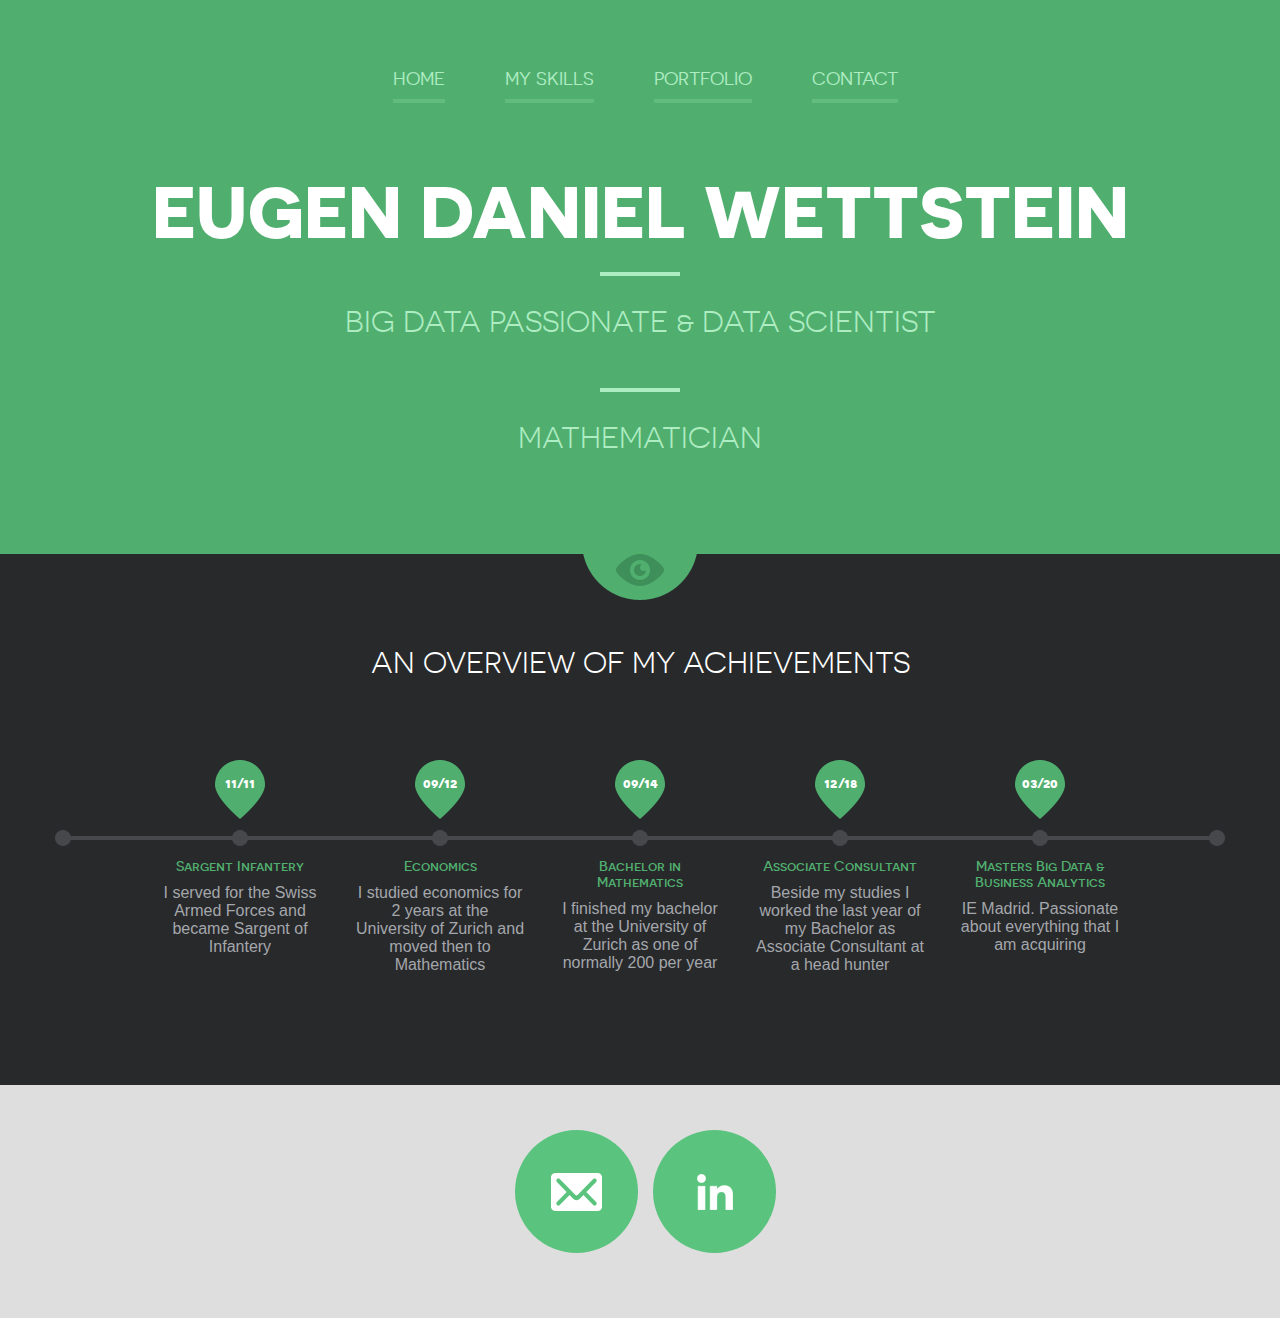
<file: index.html>
<!DOCTYPE html>
<!--[if lte IE 8]> <html class="oldie" lang="en"> <![endif]-->
<!--[if IE 9]> <html class="ie9" lang="en"> <![endif]-->
<!--[if gt IE 9]><!--> <html lang="en"> <!--<![endif]-->
<head>
	<meta charset="utf-8">
	<meta name="viewport" content="width=device-width, initial-scale=1, maximum-scale=1, minimum-scale=1, user-scalable=no">
	<meta http-equiv="X-UA-Compatible" content="IE=edge,chrome=1">
	<meta name="format-detection" content="telephone=no">
	<title>Eugen Daniel Wettstein</title>
	<link rel="stylesheet" href="js/fancybox/jquery.fancybox.css" type="text/css" media="screen" />
	<link rel="stylesheet" href="css/all.css" />
	<link rel="stylesheet" href="css/screen.css" />
	<!--[if lt IE 9]>
		<script src="http://html5shiv.googlecode.com/svn/trunk/html5.js"></script>
	<![endif]-->
</head>
<body>
	<div id="wrapper">
		<div class="wrapper-holder">
			<header id="header">
				<a class="menu_trigger" href="#">menu</a>
					<nav id="nav">
						<ul>
							<li><a class="active" href="index.html">Home</a></li>
							<li><a href="myskills.html">My skills</a></li>
							<li><a href="portfolio.html">Portfolio</a></li>
							<li><a href="contact.html">Contact</a></li>
						</ul>
					</nav>
				<h1 class="logo">Eugen Daniel Wettstein</h1>
				<h2 class="slogan">Big Data passionate & Data Scientist</h2>
				<h2 class="slogan">Mathematician</h2>
			</header>
		</div>
		<div class="wrapper-holder grey">
			<section id="main">
				<h2>An overview of my achievements</h2>
				<div class="box_timeline_holder">
					<div class="box_timeline">
						<ul>
							<li>
								<div class="date">
									<span>11/11</span>
								</div>
								<h3>Sargent Infantery</h3>
								<p>I served for the Swiss Armed Forces and became Sargent of Infantery</p>
							</li>
							<li>
								<div class="date">
									<span>09/12</span>
								</div>
								<h3>Economics</h3>
								<p>I studied economics for 2 years at the University of Zurich and moved then to Mathematics</p>
							</li>
							<li>
								<div class="date">
									<span>09/14</span>
								</div>
								<h3>Bachelor in Mathematics</h3>
								<p>I finished my bachelor at the University of Zurich as one of normally 200 per year </p>
							</li>
							<li>
								<div class="date">
									<span>12/18</span>
								</div>
								<h3>Associate Consultant</h3>
								<p>Beside my studies I worked the last year of my Bachelor as Associate Consultant at a head hunter </p>
							</li>
							<li>
								<div class="date">
									<span>03/20</span>
								</div>
								<h3>Masters Big Data & Business Analytics</h3>
								<p>IE Madrid. Passionate about everything that I am acquiring</p>
							</li>
						</ul>
					</div>
				</div>
			</section>
		</div>
		<footer id="footer">
			<div class="footer-content">
				<ul class="social">
					<li class="email"><a href="mailto:eu_wettstein@hotmail.com"></a></li>
					<li class="linkedin"><a href="https://www.linkedin.com/in/eugen-wettstein/">Linkedin</a></li>
				</ul>
			</div>
		</footer>	
	</div>
	<script src="https://code.jquery.com/jquery-3.5.1.js"></script>
	<script src="js/isotope.pkgd.min.js"></script>
	<script src="js/cells-by-row.js"></script>
	<script type="text/javascript" src="js/fancybox/jquery.fancybox.pack.js"></script>
	<script type="text/javascript" src="js/main.js"></script>
</body>
</html>
</file>
<file: css/all.css>
@font-face {
    font-family: 'novecentosanswide';
    src: url('../fonts/novecentosanswide-normal-webfont.eot');
    src: url('../fonts/novecentosanswide-normal-webfont.eot?#iefix') format('embedded-opentype'),
         url('../fonts/novecentosanswide-normal-webfont.woff') format('woff'),
         url('../fonts/novecentosanswide-normal-webfont.ttf') format('truetype'),
         url('../fonts/novecentosanswide-normal-webfont.svg#novecento_sans_widenormal') format('svg');
    font-weight: normal;
    font-style: normal;
}
@font-face {
    font-family: 'novecentosanswide';
    src: url('../fonts/novecentosanswide-bold-webfont.eot');
    src: url('../fonts/novecentosanswide-bold-webfont.eot?#iefix') format('embedded-opentype'),
         url('../fonts/novecentosanswide-bold-webfont.woff') format('woff'),
         url('../fonts/novecentosanswide-bold-webfont.ttf') format('truetype'),
         url('../fonts/novecentosanswide-bold-webfont.svg#novecentosanswidebold') format('svg');
    font-weight: bold;
    font-style: normal;
}
@font-face {
    font-family: 'novecento_sans_widebook';
    src: url('../fonts/novecentosanswide-book-webfont.eot');
    src: url('../fonts/novecentosanswide-book-webfont.eot?#iefix') format('embedded-opentype'),
         url('../fonts/novecentosanswide-book-webfont.woff') format('woff'),
         url('../fonts/novecentosanswide-book-webfont.ttf') format('truetype'),
         url('../fonts/novecentosanswide-book-webfont.svg#novecento_sans_widebook') format('svg');
    font-weight: normal;
    font-style: normal;
}
@font-face {
    font-family: 'novecento_sans_widemedium';
    src: url('../fonts/novecentosanswide-medium-webfont.eot');
    src: url('../fonts/novecentosanswide-medium-webfont.eot?#iefix') format('embedded-opentype'),
         url('../fonts/novecentosanswide-medium-webfont.woff') format('woff'),
         url('../fonts/novecentosanswide-medium-webfont.ttf') format('truetype'),
         url('../fonts/novecentosanswide-medium-webfont.svg#novecento_sans_widemedium') format('svg');
    font-weight: normal;
    font-style: normal;
}
html, body, div, span, applet, object, iframe,
h1, h2, h3, h4, h5, h6, p, blockquote, pre,
a, abbr, acronym, address, big, cite, code,
del, dfn, em, img, ins, kbd, q, s, samp,
small, strike, sub, sup, tt, var,
b, u, i, center,
dl, dt, dd, ol, ul, li,
fieldset, form, label, legend,
table, caption, tbody, tfoot, thead, tr, th, td,
article, aside, canvas, details, figcaption, figure, 
footer, header, hgroup, menu, nav, section, summary,
time, mark, audio, video {
	margin: 0;
	padding: 0;
	border: 0;
	font-size: 100%;
	font: inherit;
	vertical-align: baseline;
	justify-content: center;
  	align-items: center;
}

article, aside, details, figcaption, figure, 
footer, header, hgroup, menu, nav, section {
	display: block;
}

img {
	vertical-align: middle;
}

ol, ul {
	list-style: none;
}

blockquote, q {
	quotes: none;
}

blockquote:before, blockquote:after,
q:before, q:after {
	content: '';
	content: none;
}

table {
	border-collapse: collapse;
	border-spacing: 0;
}

a[href], label[for], select, 
input[type=checkbox], input[type=radio] {
	cursor: pointer;
}

button, input[type=button], input[type=image], 
input[type=reset], input[type=submit] {
	padding: 0;
	overflow: visible;
	cursor: pointer;
}
input[type=text], input[type=email], input[type=reset], input[type=button], input[type=submit], button{
	-webkit-appearance: none;
	-webkit-border-radius: 0;
}
input[type=url], input[type=password], input[type=text], input[type=email], input[type=reset], input[type=button], input[type=submit], button, textarea{
     -webkit-appearance: none;
     -webkit-border-radius: 0;
     box-sizing: border-box;-webkit-box-sizing: border-box; -moz-box-sizing: border-box;
}

button::-moz-focus-inner, 
input[type=button]::-moz-focus-inner, 
input[type=image]::-moz-focus-inner, 
input[type=reset]::-moz-focus-inner, 
input[type=submit]::-moz-focus-inner {
	border: 0;
}


body,
html {height: 100%;}
body{
	margin:0;
	color:#a4a7ac;
	font:18px Arial, Helvetica, sans-serif;
	-webkit-text-size-adjust: none; 
}
img{border-style:none; vertical-align: top;}
a{text-decoration:none; color:#6e6e6e;}
a:hover{text-decoration:underline;}
#wrapper{
	width:100%;
	height: 100%;
	display:table;
}
.wrapper-holder {
	width:100%;
    display:table-row;
    background: #50af6f;
}
.wrapper-holder.grey{background: #28292b;}
#header {
	max-width: 1170px;
	margin: 0 auto;
	padding: 69px 0 50px;
	position:relative;
}
.menu_trigger{
	width: 31px;
	height: 31px;
	right:0;
	background: url(../images/btn_mobile_menu.png) no-repeat;
	text-indent: -9999em;
	display: none;
	top: 5px;
	position: absolute;
}
.logo {
	text-align:center;
	font-family: 'novecentosanswide';
	font-weight:bold;
	color: #fff;
	font-size: 72px;
	line-height: 74px;
	display: block;
	text-transform: uppercase;
	margin: 85px 0 23px;
}
#nav {
	position: relative;
	display: table;
	margin: 0 auto 22px;
	padding: 0 0 0 10px;
}
#nav ul {
	text-align: center;
}
#nav ul li {
	float: left;
	padding: 0 0 0 60px;
}
#nav ul li:first-child{padding: 0;}
#nav ul a {
	color: #aeecc2;
	font-size: 18px;
	line-height: 20px;
	text-transform: uppercase;
	padding: 0 0 10px;
	border-bottom: 4px solid #62bb7f;
	font-family: 'novecentosanswide';
	font-weight: normal;
}
#nav ul a:hover,#nav ul a.active{
	color: #fff;
	border-bottom: 4px solid #fff;
	text-decoration: none;
	-webkit-transition: all 0.5s ease-in-out;
-moz-transition: all 0.5s ease-in-out;
-o-transition: all 0.5s ease-in-out;
transition: all 0.5s ease-in-out;
}
h2.slogan{
	display: block;
	text-align: center;
	text-transform: uppercase;
	font-family: 'novecento_sans_widebook';
	font-size: 30px;
	line-height: 32px;
	color: #aeecc2;
	padding: 34px 0 50px 0;
	background: url(../images/slogan_bg.gif) no-repeat 50% 0;
}
/*main
 */
#main{
	max-width: 1170px;
	margin: 0 auto;
	padding: 93px 0 76px;
	position:relative;
	background: url(../images/icon_header.png) no-repeat 50% 0;
}
#main h2{
	display: block;
	text-align: center;
	text-transform: uppercase;
	font-family: 'novecento_sans_widebook';
	font-size: 30px;
	line-height: 32px;
	color: #fff;
	margin: 0 0 81px;
}
.box_timeline_holder{
	background: url(../images/bg_timeline_l.png) no-repeat 0 70px;
	position: relative;
	padding: 0 0 0 100px;
	overflow: hidden;
}
.box_timeline{
	background: url(../images/bg_timeline_r.png) no-repeat 100% 70px;
	position: relative;
	padding: 0 100px 0 0;
	overflow: hidden;
}
.box_timeline ul{
	position: relative;
	background: url(../images/bg_ul.gif) repeat-x 0 76px;
	overflow: hidden;
}
.box_timeline ul li{
	float:left;
	width: 170px;
	margin: 0 0 0 30px;
	background: url(../images/bg_ul.gif) repeat-x 0 76px;
}
.box_timeline ul li:first-child{margin: 0;}
.box_timeline ul li .date{
	background: url(../images/bg_timeline_c.png) no-repeat 50% 0;
	height: 86px;
	width: 170px;
	margin: 0 auto 12px;
	overflow: hidden;
}
.box_timeline ul li .date span{
	font-family: 'novecentosanswide';
	font-weight:bold;
	color: #fff;
	font-size: 14px;
	line-height: 16px;
	display: block;
	text-align: center;
	padding: 15px 0 0 0;
}
.box_timeline h3{
	font-family: 'novecento_sans_widemedium';
	color: #50af6f;
	font-size: 14px;
	line-height: 16px;
	display: block;
	text-align: center;
	margin: 0 0 10px;
}
.box_timeline p{
	font-family: Arial, Helvetica, sans-serif;
	color: #a4a7ac;
	font-size: 16px;
	line-height: 18px;
	display: block;
	text-align: center;
	margin: 0 0 10px;
}
/*skills*/
#main .skills_holder h2{text-align: left;margin: 0 0 40px;}
.skills_holder{
	width: 100%;
	overflow: hidden;
	margin: 0 0 40px;
}
.skills_holder .column {
	width: 470px;
	float: left;
	margin: 0 10px 0 0;
}
.skills_holder .column.column-add {
	float: right;
	margin: 0;
}
.progress{
	overflow: hidden;
	width: 100%;
	margin: 20px 0 3px 0;
}
.progress li{
	overflow: hidden;
	height: 43px;
	line-height: 43px;
	background: #46484c;
	border-radius: 5px;
	behavior: url(css/PIE.htc);
	margin: 0 0 27px;
}
.progress li span{
	background: #50af6f;
	color: #fff;
	text-transform:uppercase;
	display: block;
	font-family: 'novecentosanswide';
	font-weight: normal;
	font-size: 18px;
	padding: 0 0 0 20px;
}
.progress li span.python{width: 85%;}
.progress li span.r{width: 100%;}
.progress li span.matlab{width: 45%;}
.progress li span.SQL{width: 100%;}
.progress li span.pyspark{width: 90%;}
.progress li span.NoSQL{width: 70%;}
.progress li span.GoogleCloud{width: 100%;}
.progress li span.office{width: 100%;}
.progress li span.scala{width: 80%;}
.progress li span.Databricks{width: 100%;}
.progress li span.powerbi{width: 100%;}
.progress li span.java{width: 70%;}
.progress li span.react{width: 80%;}
.progress li span.azure{width: 100%;}
.plagin_list{
	width: 100%;
	overflow: hidden;
	margin: 0 0 65px;
}
.plagin_list li{
	float:left;
	margin: 0 0 0 25px;
	border-radius: 50%;
	behavior: url(css/PIE.htc);
	text-indent: -9999px;
	background: #28292b;
	width: 121px;
	height: 121px;
	position:relative;
	display: inline-block;
	border: 1px solid #46484c;
}
.plagin_list li:first-child{margin: 0;}
.plagin_list li a{
	display: block;
	vertical-align: middle;
	height: 100%;
	position: relative;
}
.plagin_list li.li_1 a{background: url(../images/py.png) no-repeat 50% 50% ;}
.plagin_list li.li_2 a{background: url(../images/rs.png) no-repeat 50% 50% ;}
.plagin_list li.li_3 a{background: url(../images/mat.png) no-repeat 50% 50% ;}
.plagin_list li.li_4 a{background: url(../images/mon.png) no-repeat 50% 50% ;}
.plagin_list li.li_5 a{background: url(../images/pb.png) no-repeat 50% 50% ;}
.plagin_list li.li_6 a{background: url(../images/gc.png) no-repeat 50% 50% ;}
.plagin_list li.li_7 a{background: url(../images/kafka.png) no-repeat 50% 50% ;}
.plagin_list li.li_8 a{background: url(../images/ps.png) no-repeat 50% 50% ;}
.plagin_list li.li_9 a{background: url(../images/azure.png) no-repeat 50% 50% ;}
.plagin_list li.li_10 a{background: url(../images/react.png) no-repeat 50% 50% ;}
.wrapper-holder.grey p{padding: 0 0 25px;}
.plagin_list.none{display: none;}

/*portfolio*/
.sub_nav {
	position: relative;
	display: table;
	margin: 0 auto 79px;
	padding: 0 0 0 10px;
	text-align: center;
}
.sub_nav li {
	padding: 0 0 0 45px;
	display: inline-block;
}
/* .sub_nav li:first-child{padding: 0;} */
.sub_nav a {
	color: #a4a7ac;
	font-size: 14px;
	line-height: 16px;
	text-transform: uppercase;
	padding: 0 0 10px;
	border-bottom: 4px solid #3b3c3e;
	font-family: 'novecentosanswide';
	font-weight: normal;
}
.sub_nav a:hover,.sub_nav a.active{
	color: #50af6f;
	border-bottom: 4px solid #50af6f;
	text-decoration: none;
	-webkit-transition: all 0.5s ease-in-out;
-moz-transition: all 0.5s ease-in-out;
-o-transition: all 0.5s ease-in-out;
transition: all 0.5s ease-in-out;
}
/* begin add */
.sub_nav li {
	color: #a4a7ac;
	font-size: 14px;
	line-height: 16px;
	text-transform: uppercase;
	margin: 0 22px;
	padding: 0 0 10px;
	border-bottom: 4px solid #3b3c3e;
	font-family: 'novecentosanswide';
	font-weight: normal;
}
.sub_nav li:hover,.sub_nav .active {
	color: #50af6f;
	border-bottom: 4px solid #50af6f;
	text-decoration: none;
	cursor: pointer;
	-webkit-transition: all 0.5s ease-in-out;
	-moz-transition: all 0.5s ease-in-out;
	-o-transition: all 0.5s ease-in-out;
	transition: all 0.5s ease-in-out;
}
/* end add */
.item-list {
	overflow: hidden;
	text-align:center;
	margin: 0 0 0 -24px;
}
.item-list li {
	display:inline-block;
	margin: 0 0 25px 24px;
	vertical-align: top;
	font-size: 0;
}
.item {
	text-align: center;
	width: 270px;
	margin: 0 auto;
}
.item .image {
	position: relative;
}
.item .image img {
	max-width: 270px;
	height: 270px;
	border-radius: 50%;
}
.item .hover {
	display: none;
	height: 100%;
    left: 0;
    position: absolute;
    top: 0;
    width: 100%;
    background: #6abb84;
	opacity: 0.9;
	border-radius: 50%;
	behavior: url(css/PIE.htc);
}
.item .hover.active{display: block;}
.item .item-content {
	position: relative;
	display: table-cell;
	vertical-align: middle;
	height: 270px;
	z-index: 400;
	padding: 0 30px;
}
.item a{
	text-decoration: none;
}
.item .item-content h4{
	display: block;
	background: url(../images/bg_white_border.gif) no-repeat 50% 100%;
	color: #fff;
	text-transform: uppercase;
	font-family: 'novecentosanswide';
	font-weight:bold;
	font-size: 14px;
	line-height: 16px;
	padding: 0 0 20px;
	text-align: center;
	margin: 0 0 15px;
}
.item .item-content p{
	color: #fff;
	text-align: center;
	display: block;
	font-size: 15px;
	line-height: 17px;
}
/*contact*/
.clear{clear: both;}
.images_holder{
	float: left;
	margin:45px 130px 0 0;
	width: 370px;
}
.images_holder img{
	width: 100%;
	height: auto;
	display: inline;
}
.box_contact{
	overflow:hidden;
	margin: 54px 0 0 0;
}
.box_contact span{
	color: #fff;
	font-family: 'novecento_sans_widebook';
	font-size: 30px;
	line-height: 32px;
	text-transform: uppercase;
	display: block;
	margin: 0 0 55px;
	padding: 5px 0 18px 80px;
}
.box_contact span.email{background: url(../images/icon_email2.png) no-repeat;}
.box_contact span.phone{background: url(../images/icon_phone.png) no-repeat;}
.box_contact span.skype{background: url(../images/icon_skype.png) no-repeat;}
/*footer
 */
#footer {
    width:100px;
    overflow:hidden;
    margin: 0 auto;
    display:table-footer-group;
    background:#dedede;
}
.footer-content {
	max-width: 1170px;
	margin: 0 auto;
	padding: 45px 0 20px;
	color: #cccaca;
	justify-content: center;
  	align-items: center;
}
.footer-content .social{
	overflow:hidden;
	margin: 0 auto 45px;
	width: 280px;
	justify-content: center;
  	align-items: center;
}
.footer-content .social li{
	float:left;
	margin: 0 0 0 15px;
	border-radius: 50%;
	behavior: url(css/PIE.htc);
	text-indent: -9999px;
	background: #5ac47e;
	width: 123px;
	height: 123px;
	display: table;
}
.footer-content .social li:first-child{margin: 1}
.footer-content .social li:hover{
	background: #50af6f;
	-webkit-transition: all 0.5s ease-in-out;
-moz-transition: all 0.5s ease-in-out;
-o-transition: all 0.5s ease-in-out;
transition: all 0.5s ease-in-out;
}
.footer-content .social li a{
	display: table-cell;	
	position: center;
	align-items: center;
}
.footer-content .social li.email a{background: url(../images/icon_email.png) no-repeat 50% 50% ;}
.footer-content .social li.facebook a{background: url(../images/icon_fb.png) no-repeat 50% 50%;}
.footer-content .social li.linkedin a{background: url(../images/icon_li.png) no-repeat 50% 50%;}
.footer-content .social li.google a{background: url(../images/icon_gl.png) no-repeat 50% 50% ;}
.footer-content .social li.twitter a{background: url(../images/icon_tw.png) no-repeat 50% 50% ;}
.footer-content .social li.pinterest a{background: url(../images/icon_pn.png) no-repeat 50% 50%;}
.footer-content p{
	font:18px/20px Arial, Helvetica, sans-serif;
	display: inline-block;
	text-align: center;
	color: #929c95;
}
/* begin add	 */
.popup_portfolio{
	max-width: 1132px;
}
.popup_portfolio h3{
	padding-top:26px;
	font-family: 'novecentosanswide';
	font-weight:bold;
	color: #63666a;
	font-size: 18px;
	line-height: 18px;
	text-transform: uppercase;
}
.popup_portfolio time{
	font-family: 'novecentosanswide';
	color: #abacaf;
	font-size: 12px;
	line-height: 12px;
	text-transform: uppercase;
}
.popup_portfolio p{
	padding: 17px 0 8px;
	color: #808286;
	font-size: 16px;
	line-height: 30px;
}
.popup_portfolio img {
	width: 100%;
	height: auto;
	border-radius: 8px;
}
.fancybox-close {
	width: 46px;
	height: 46px;
	top: -23px;
	right: -20px;
	background-image: url(../images/ico_btn-close.png);
}
.fancybox-opened .fancybox-skin{
	padding: 20px !important;
	border-radius: 10px;
}
.fancybox-nav {
	display: none;
}
/* end add	 */

@media (-webkit-min-device-pixel-ratio:2) ,(min--moz-device-pixel-ratio:2),(-o-min-device-pixel-ratio:2/1),(min-device-pixel-ratio:2),(min-resolution:192dpi),(min-resolution:2dppx){
	#main {
		background-image: url(../images/icon_header@x2.png);
		background-size:114px 46px;
	}
	.menu_trigger{
		background-image: url(../images/btn_mobile_menu@x2.png);
		background-size:31px 30px;
	}
	.slogan{
		background-image: url(../images/slogan_bg@x2.gif);
		background-size:80px 4px;
	}
	.box_timeline_holder{
		background-image: url(../images/bg_timeline_l@x2.png);
		background-size:100px 16px;
	}
	.box_timeline{
		background-image: url(../images/bg_timeline_r@x2.png);
		background-size:100px 16px;
	}
	.box_timeline ul li .date{
		background-image: url(../images/bg_timeline_c@x2.png);
		background-size:50px 86px;
	}
	.footer-content .social li.email a{
		background-image: url(../images/icon_email@x2.png);
		background-size:51px 38px;
	}
	.footer-content .social li.facebook a{
		background-image: url(../images/icon_fb@x2.png);
		background-size:20px 38px;
	}
	.footer-content .social li.google a{
		background-image: url(../images/icon_gl@x2.png);
		background-size:42px 38px;
	}
	.footer-content .social li.twitter a{
		background-image: url(../images/icon_tw@x2.png);
		background-size:44px 34px;
	}
	.footer-content .social li.linkedin a{
		background-image: url(../images/icon_li@x2.png);
		background-size:44px 34px;
	}
	.footer-content .social li.pinterest a{
		background-image: url(../images/icon_pn@x2.png);
		background-size:38px 38px;
	}
	.plagin_list li.li_1 a{
		background-image: url(../images/py@x2.png);
		background-size:49px 42px;
	}
	.plagin_list li.li_2 a{
		background-image: url(../images/rs@x2.png);
		background-size:45px 42px;
	}
	.plagin_list li.li_3 a{
		background-image: url(../images/mat@x2.png);
		background-size:40px 43px;
	}
	.plagin_list li.li_4 a{
		background-image: url(../images/mon@x2.png);
		background-size:34px 42px;
	}
	.plagin_list li.li_5 a{
		background-image: url(../images/pb@x2.png);
		background-size:39px 55px;
	}
	.plagin_list li.li_6 a{
		background-image: url(../images/gc@x2.png);
		background-size:55px 55px;
	}
	.plagin_list li.li_7 a{
		background-image: url(../images/databricks.png);
		background-size:55px 55px;
	}
	.plagin_list li.li_8 a{
		background-image: url(../images/ps@x2.png);
		background-size:60px 24px;
	}
	.box_contact span.email{
		background-image: url(../images/icon_email2@x2.png);
		background-size:54px 41px;
	}
	.box_contact span.phone{
		background-image: url(../images/icon_phone@x2.png);
		background-size:54px 51px;
	}
	.box_contact span.skype{
		background-image: url(../images/icon_skype@x2.png);
		background-size:54px 51px;
	}
/* begin add	 */
	.fancybox-close {
		background-image: url(../images/ico_btn-close@x2.png);
		background-size:46px 46px;
	}
/* end add	 */
}
</file>
<file: css/screen.css>
@media only screen and (max-width : 1210px) {
}
@media only screen and (max-width : 1190px) {
	#main {margin:0 20px;}
	.box_timeline_holder{padding: 0 0 0 60px;}
	.box_timeline{padding: 0 60px 0 0;}
	.box_timeline ul li{margin: 0 0 0 25px;}
	.skills_holder .column{width: 450px;}
	.plagin_list li{margin: 0 0 0 2%;display: inline-block;float: none;width: 10%;height: 110px;}
	.item-list{margin: 0;}
/* 	.item-list li{ width: 30%; margin-left: 0;text-align: center;} */

	#container.item-list{width: 900px; margin: 0 auto;}
}
@media only screen and (max-width : 1130px) {
	.box_timeline_holder{padding: 0 0 0 40px;}
	.box_timeline{padding: 0 40px 0 0;}
	.box_timeline ul li{margin: 0 0 0 15px;}
	.images_holder{margin: 5px 80px 0 0;}
	.box_contact span{font-size: 25px;}
}
@media only screen and (max-width : 1100px) {
	.plagin_list li{ }
}
@media only screen and (max-width : 1050px) {
	.box_timeline_holder{padding: 0 0 0 20px;}
	.box_timeline{padding: 0 20px 0 0;}
	.box_timeline ul li{margin: 0 0 0 5px;}
	.plagin_list li{ height: 90px;}
/* 	.item-list li{ width: 49%;} */
}
@media only screen and (max-width : 980px) {

	#nav {float:none; width: 100%;}
	#nav ul {
		text-align:center;
		margin:0;
	}
	#nav ul li {
		display:inline-block;
		padding: 0 15px;
		float:none;
	}
	.logo {
		margin: 0 auto 20px;
		font-size: 62px;
		line-height: 70px;
	}
	#header {
		padding: 20px 10px;
	}
	.box_timeline_holder{padding: 0 0 0 10px;}
	.box_timeline{padding: 0 10px 0 0;}
	.box_timeline ul li{margin: 0;width: 20%;}
	.skills_holder .column{
		width: 100%;
		float: none;
		display: block;
	}
	.skills_holder .column.column-add {padding: 0 !important;}
	.plagin_list.none{display: block;width: 540px;margin: 0 auto 30px;}
	.plagin_list{display: none;}
	.plagin_list.none li{height: 121px;width: 121px;}
	.box_contact span{font-size: 23px;margin: 0 0 40px;}
	.images_holder{margin: 5px 30px 0 0;width: 300px;}
	.box_contact{margin: 40px 0 0 0;}
	#main .skills_holder h2{margin: 0 0 25px;}
	h2.slogan{
		padding-bottom: 14px;
	}
	#container.item-list{width: 600px;}
	.sub_nav li{padding:10px 0;}
}
@media only screen and (max-width : 840px) {
	.box_timeline ul li{margin: 0;width: 100%;float: none;}
	#main h2{margin: 0 0 30px;}
	.images_holder {
		margin: 5px auto 20px;
		width: 300px;
		float: none;
	}
	.box_contact {
		margin: 40px auto 0;
		width: 460px;
	}
	.box_timeline_holder,.box_timeline{background: none;}
}
@media only screen and (max-width : 768px) {
	.footer-content {padding: 45px 10px 20px;}
	.menu_trigger {
		display: block;
		top: 28px;
	}
	#nav {display: none;padding: 0;margin: 0 0 25px;top: 20px;}
	#nav ul li {
		display:block;
		padding: 0;	
	}
	#nav ul a {
		display:block;
		padding: 8px;
	}
	#nav ul a:hover {
		color: #fff;
		text-decoration:none;
	}
	.footer-content .social{margin: 0 auto 30px;}
	.footer-content .social li{margin: 0 0 0 4px; width: 50px; height: 50px;}
	.footer-content .social li.email a{	background-size: 20px auto;	}
	.footer-content .social li.facebook a{	background-size: 15px auto;	}
	.footer-content .social li.linkedin a{	background-size: 20px auto;	}
	.footer-content .social li.twitter a{	background-size: 20px auto;	}
	.footer-content .social{width: 269px;}
	.logo {font-size: 56px;line-height: 68px;}
	#wrapper.inner .menu_trigger,#wrapper.portfolio .menu_trigger{top: 6px;}
}
@media only screen and (max-width : 680px) {
	#container.item-list{width: 300px;}
	.item-list li{margin-left:0;}
}
@media only screen and (max-width : 640px) {
	.menu_trigger {
		top: 25px;
	}
	.plagin_list.none{width: 480px;}
	.plagin_list.none li{width: 20%;margin: 0 0 0 2%;height: 95px;}
	.skills_holder{margin: 0 0 10px;}
	.logo{
		font-size: 54px;
		line-height: 60px;
	}
}
@media only screen and (max-width : 600px) {
/* 	.sub_nav li{padding: 0 0 0 30px;} */
	.logo{
		font-size: 46px;
		line-height: 56px;
	}
/* 	.item{
		width: 180px;
	}
	.item .item-content{
		height: 180px;
	}
	.item .item-content p{
		display: none
	} */
}
@media only screen and (max-width : 550px) {
	.plagin_list.none{width: 420px;}
	.plagin_list.none li{width: 20%;margin: 0 0 0 2%;height: 84px;}
	.sub_nav li{padding: 0;text-align: center;margin: 0 0 15px; display: block;}
	.sub_nav{margin: 0 auto 40px;}
	.box_contact {
		margin: 40px auto 0;
		width: 300px;
	}
	.box_contact span.email{font-size: 14px;}
	#nav ul a:hover, #nav ul a.active,#nav ul a{border: none;}
	#wrapper.portfolio #main{padding:93px 0 0 0; }
	.logo{margin: 0 auto 20px;font-size: 40px;		line-height: 52px;}
}
@media only screen and (max-width : 480px) {
	.logo{
		font-size: 52px;
		line-height: 54px;
	}
	.slogan{
		font-size: 20px;
		line-height: 22px;
	}
	.plagin_list.none{display: none;}
	.plagin_list{display: block;}
	.plagin_list li,.plagin_list li:first-child{display: inline-block; vertical-align: top; width: 45%; height: auto; border: 0;margin: 0 2% 2% 2%;}
	.plagin_list li a,.plagin_list li:first-child a{width: 121px;height: 121px;border: 1px solid #46484c;border-radius: 50%;margin: 0 auto;}
	.plagin_list{margin: 0 0 20px;}
	#main{margin: 0 10px;}
/* 	.item-list{margin: 0;}
	.item-list li{margin: 0 0 20px;} */
	.menu_trigger{top: 20px;}
}
@media screen and (max-width:420px) {
/* 	.item{
		width: 130px;
	}
	.item .item-content{
		height: 130px;
		padding: 0 15px;
	} */
	.logo{
		font-size: 42px;
		line-height: 44px;
	}
	.slogan{
		font-size: 16px;
		line-height: 18px;
	}
	.box_contact {
		margin: 40px auto 0;
		width: 280px;
	}
	.box_contact span.email{font-size: 12px;}
	.images_holder{width: 280px;margin: 0 auto 20px;}
}
</file>
